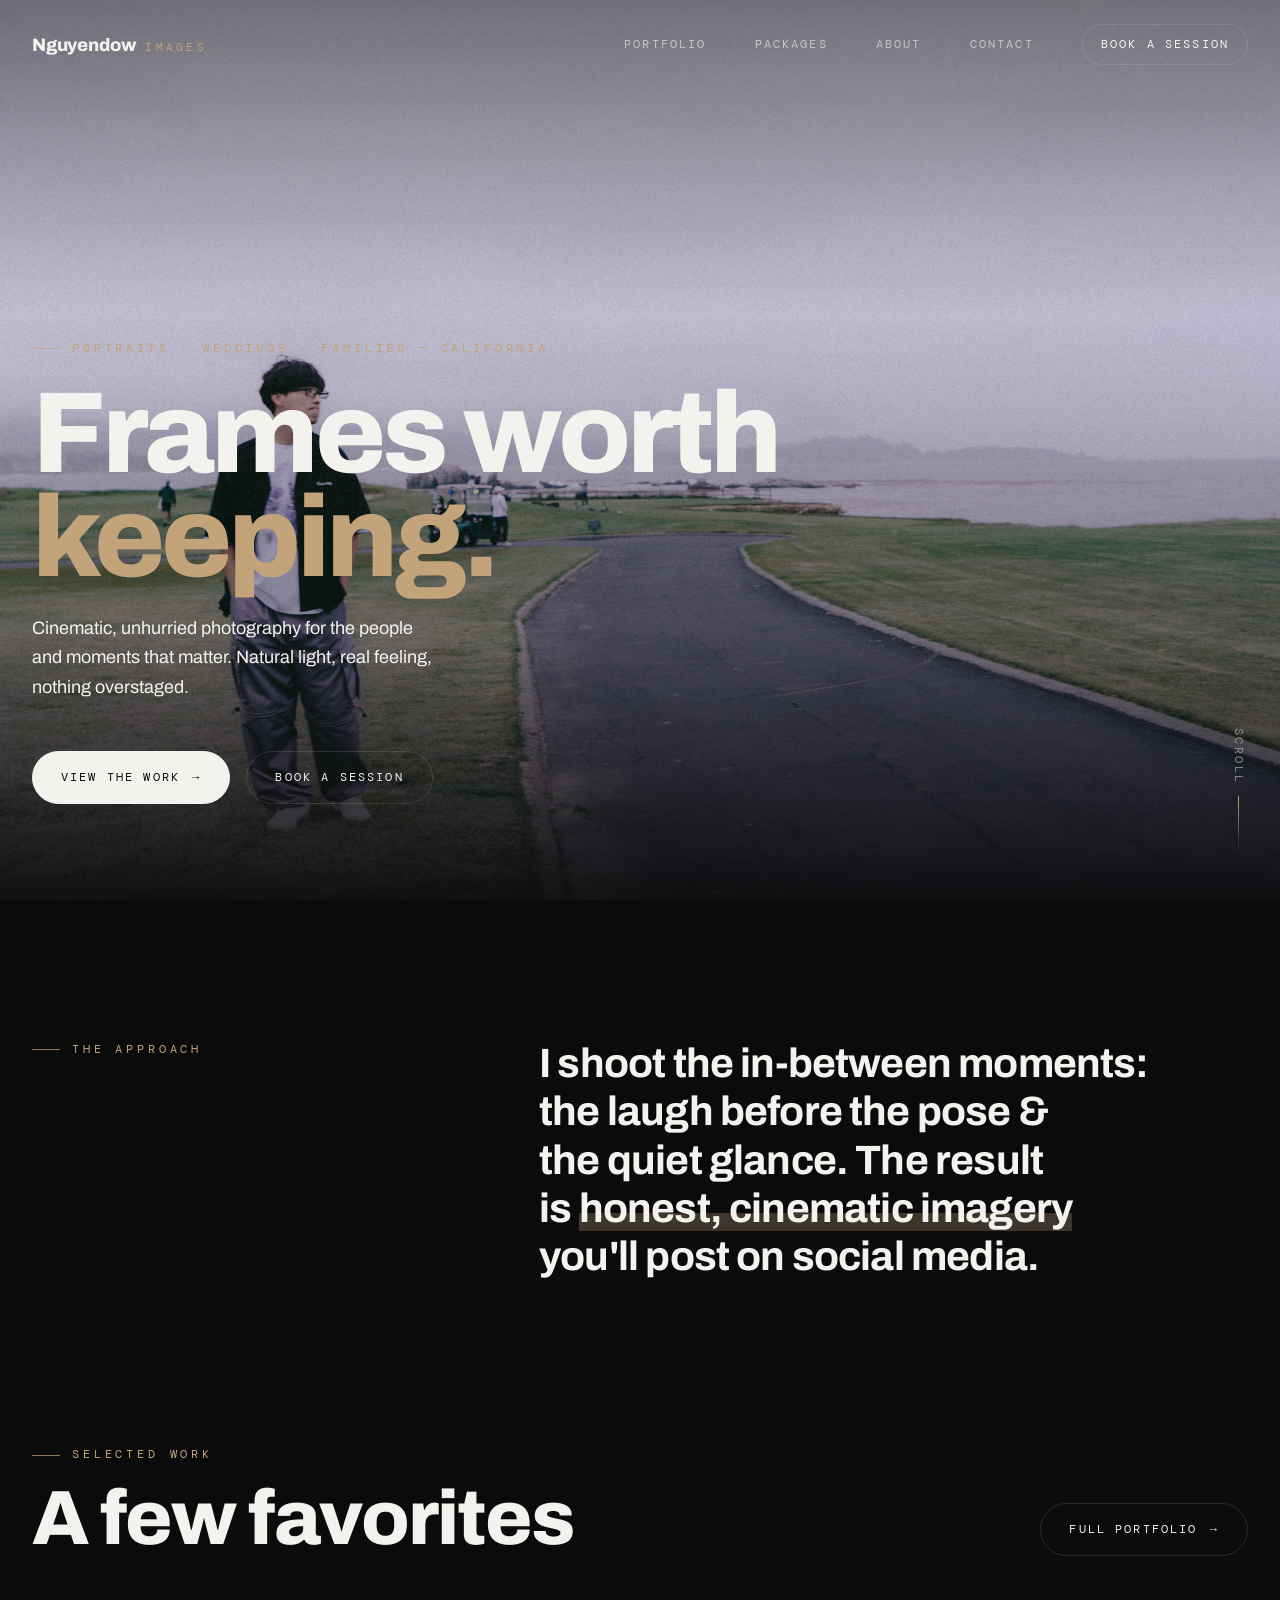
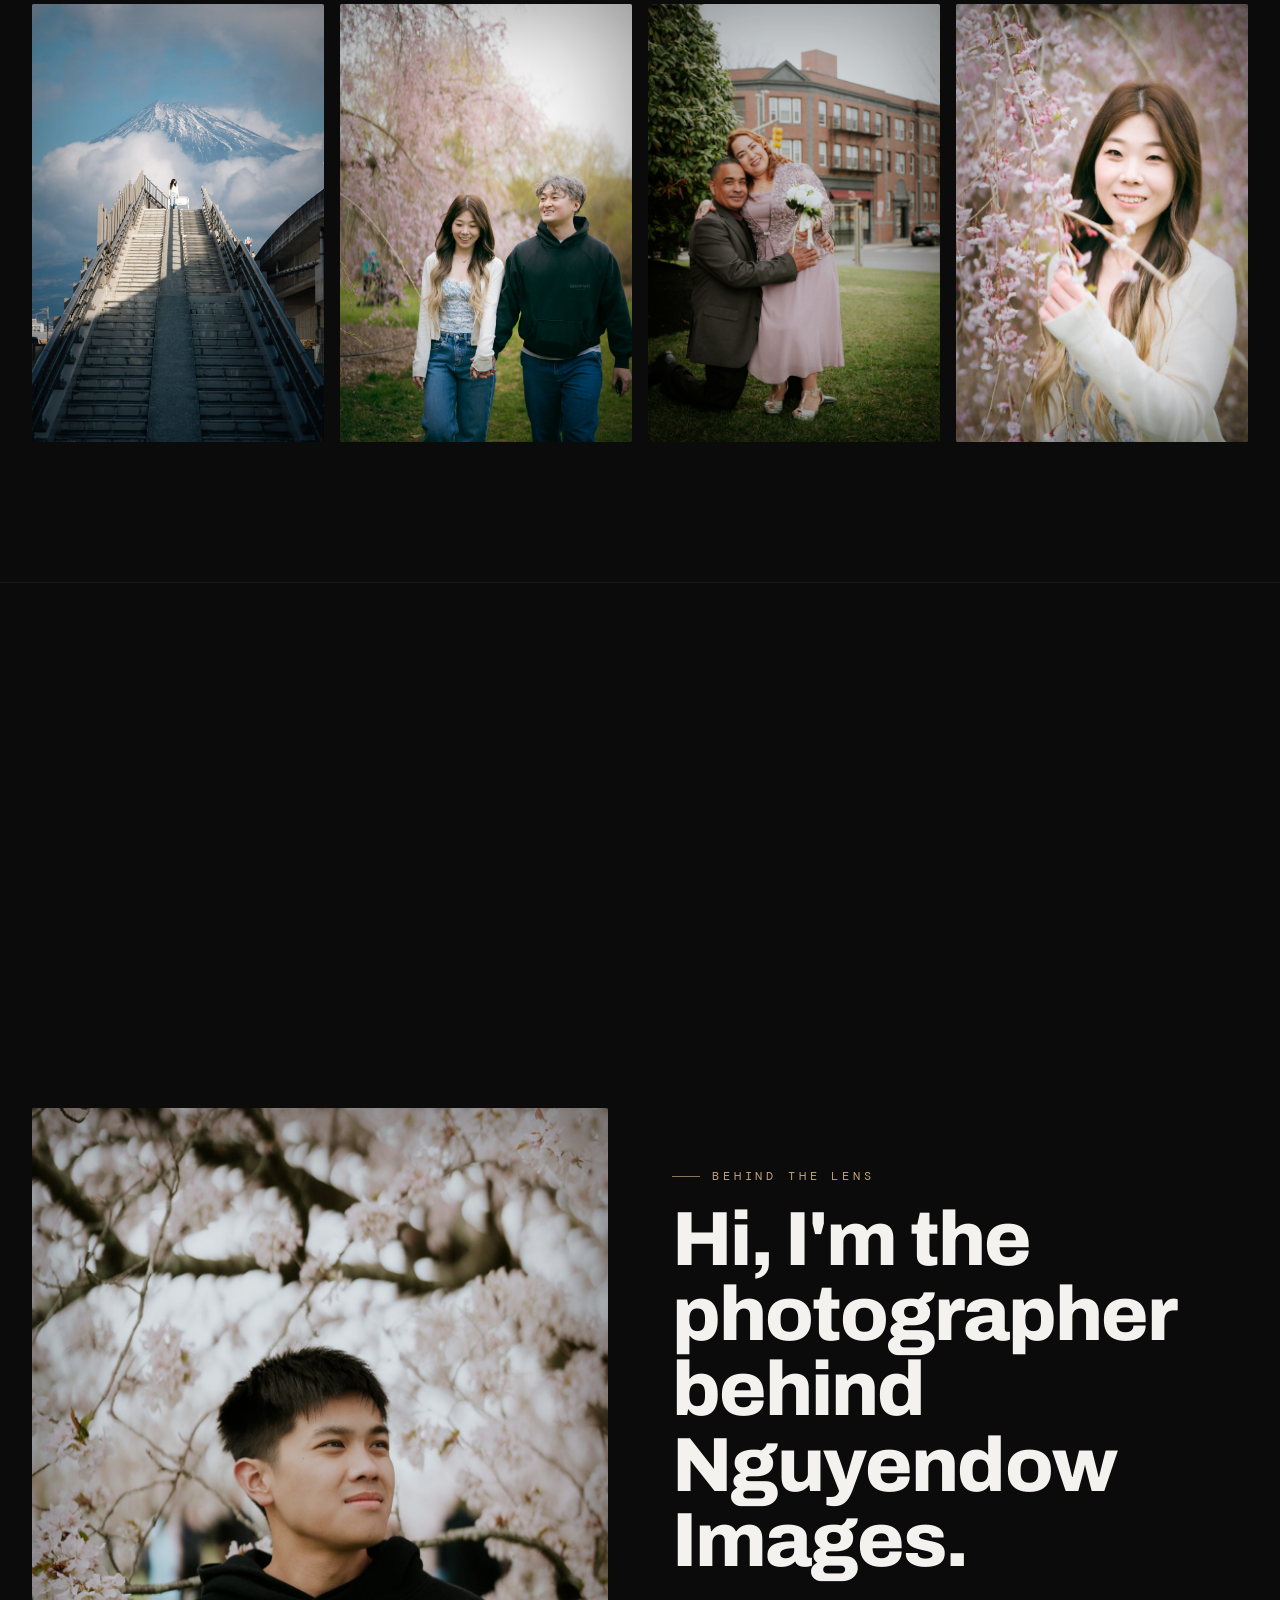
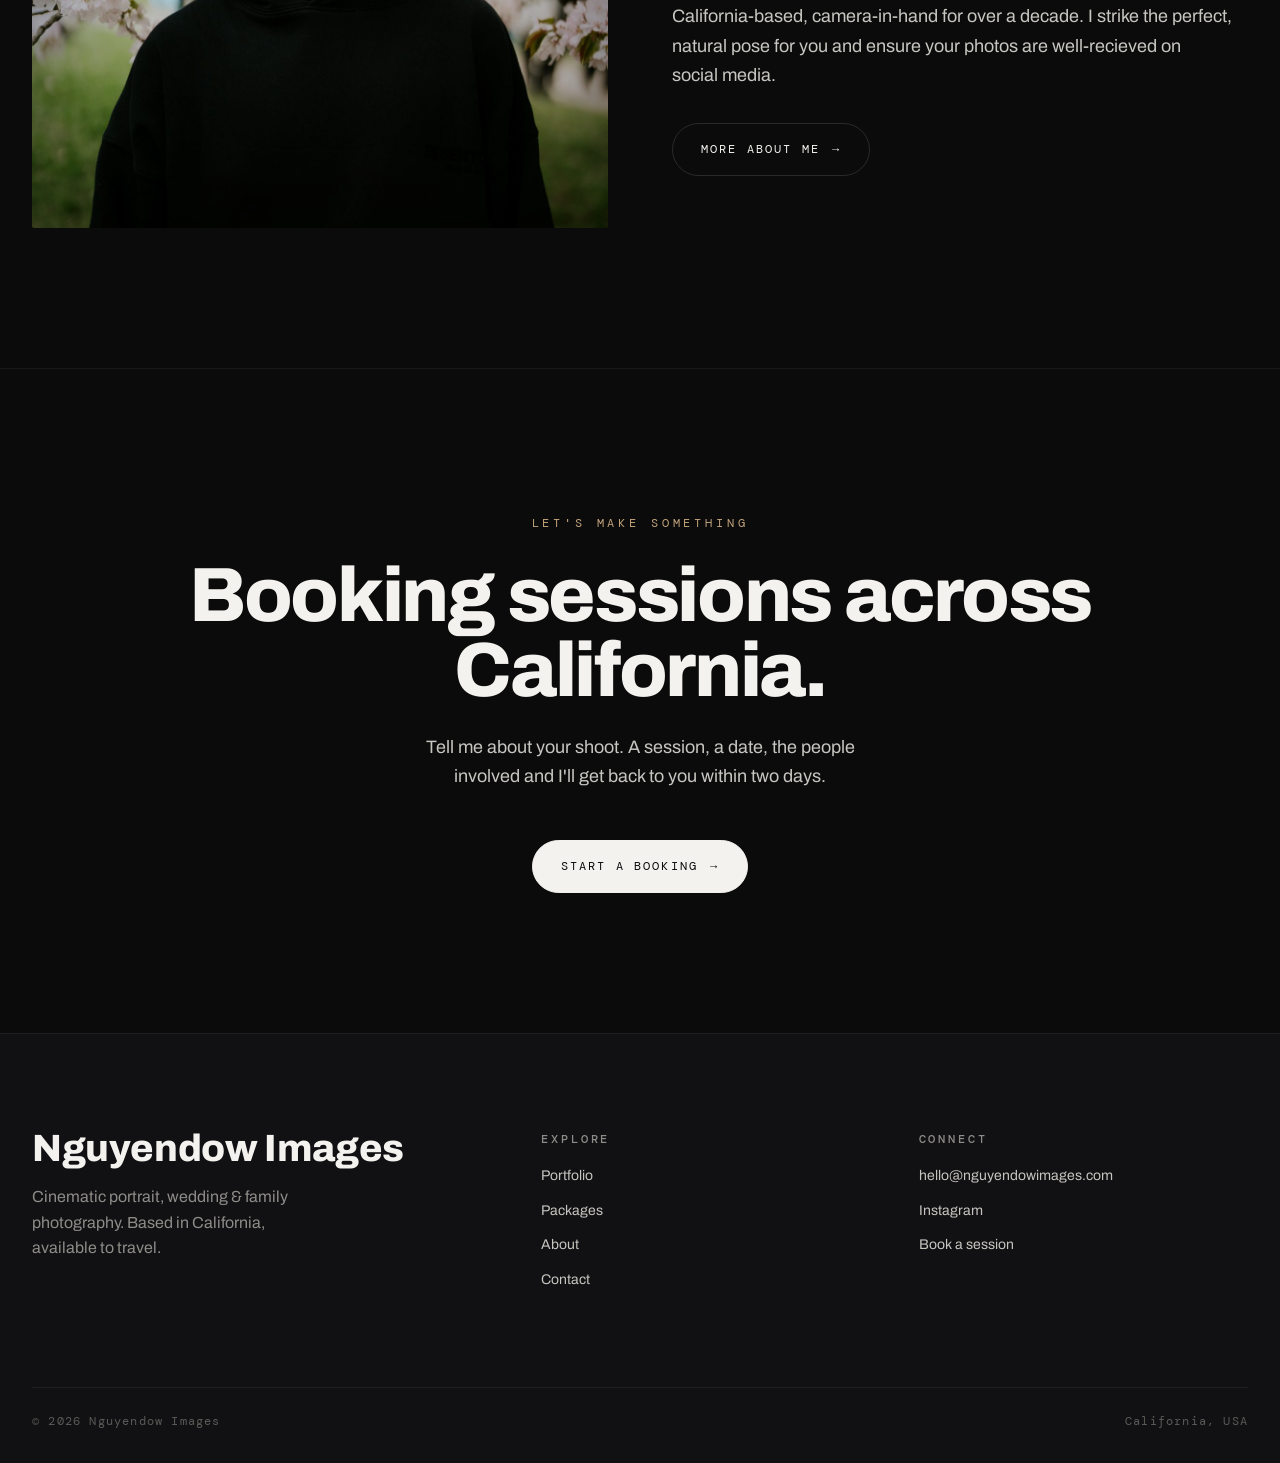
<file: index.html>
<!DOCTYPE html>
<html lang="en">
<head>
<meta charset="UTF-8" />
<meta name="viewport" content="width=device-width, initial-scale=1.0" />
<title>Nguyendow Images — Cinematic Photography · California</title>
<meta name="description" content="Cinematic portrait, wedding, and family photography based in California. Frames worth keeping." />
<link rel="preconnect" href="https://fonts.googleapis.com" />
<link rel="preconnect" href="https://fonts.gstatic.com" crossorigin />
<link rel="stylesheet" href="styles.css" />
<style>
  /* ---- HERO ---- */
  .hero { position: relative; min-height: 100svh; display: flex; align-items: flex-end; overflow: hidden; }
  .hero-bg { position: absolute; inset: 0; z-index: 0; }
  .hero-bg img { width: 100%; height: 100%; object-fit: cover; transform: scale(1.04); animation: heroPan 22s ease-in-out infinite alternate; }
  @keyframes heroPan { from { transform: scale(1.04) translate3d(0,0,0); } to { transform: scale(1.12) translate3d(-2%, -1.5%, 0); } }
  @media (prefers-reduced-motion: reduce){ .hero-bg img { animation: none; } }
  .hero-bg::after { content:""; position:absolute; inset:0;
    background: linear-gradient(180deg, rgba(11,11,12,0.55) 0%, rgba(11,11,12,0.15) 35%, rgba(11,11,12,0.35) 70%, rgba(11,11,12,0.95) 100%); }
  .hero-inner { position: relative; z-index: 2; width: 100%; max-width: var(--max); margin-inline: auto; padding: 120px var(--sp-6) var(--sp-9); }
  .hero h1 { font-size: var(--fs-hero); font-weight: 800; line-height: 0.9; letter-spacing: -0.035em; max-width: 14ch; margin: var(--sp-5) 0 var(--sp-5); }
  .hero h1 em { font-style: normal; color: var(--accent); }
  .hero .lead { max-width: 46ch; color: var(--text); }
  .hero-cta { display: flex; flex-wrap: wrap; gap: var(--sp-4); margin-top: var(--sp-7); }
  .scroll-cue { position: absolute; right: var(--sp-6); bottom: var(--sp-7); z-index: 2; font-family: var(--mono); font-size: var(--fs-xs); letter-spacing: 0.2em; text-transform: uppercase; color: var(--text-2); writing-mode: vertical-rl; display: flex; align-items: center; gap: var(--sp-3); }
  .scroll-cue::after { content:""; display:block; width: 1px; height: 56px; background: linear-gradient(var(--accent), transparent); }
  @media (max-width: 880px){ .scroll-cue { display: none; } }

  /* ---- statement ---- */
  .statement { display: grid; grid-template-columns: 1fr 1.6fr; gap: var(--sp-8); align-items: start; }
  .statement .big { font-family: var(--display); font-weight: 700; font-size: clamp(1.7rem, 3.2vw, 2.7rem); line-height: 1.18; letter-spacing: -0.02em; color: var(--text); text-wrap: balance; }
  .statement .big mark { background: linear-gradient(transparent 60%, rgba(194,163,122,0.28) 60%); color: inherit; }
  @media (max-width: 880px){ .statement { grid-template-columns: 1fr; gap: var(--sp-5); } }

  /* ---- selected work ---- */
  .work-head { display: flex; justify-content: space-between; align-items: flex-end; gap: var(--sp-5); margin-bottom: var(--sp-7); }
  .work-grid { display: grid; grid-template-columns: repeat(4, 1fr); gap: var(--sp-4); }
  .work-grid .frame { border-radius: 2px; aspect-ratio: 2/3; }
  .w-cap { position: absolute; left: var(--sp-4); bottom: var(--sp-4); z-index: 3; font-family: var(--mono); font-size: var(--fs-xs); letter-spacing: 0.18em; text-transform: uppercase; color: var(--text); opacity: 0; transform: translateY(8px); transition: opacity .4s var(--ease), transform .4s var(--ease); }
  .frame:hover .w-cap { opacity: 1; transform: none; }
  @media (max-width: 860px){ .work-grid { grid-template-columns: 1fr 1fr; } }
  @media (max-width: 480px){ .work-grid { grid-template-columns: 1fr; } }

  /* ---- services ---- */
  .services { border-top: 1px solid var(--line-2); }
  .svc-grid { display: grid; grid-template-columns: repeat(3, 1fr); }
  .svc { padding: var(--sp-7) var(--sp-6); border-left: 1px solid var(--line-2); transition: background .5s var(--ease); }
  .svc:first-child { border-left: 0; }
  .svc:hover { background: var(--bg-1); }
  .svc .num { font-family: var(--mono); font-size: var(--fs-xs); letter-spacing: 0.2em; color: var(--accent); }
  .svc h3 { font-size: var(--fs-xl); margin: var(--sp-4) 0 var(--sp-3); }
  .svc p { font-size: var(--fs-sm); margin: 0; }
  @media (max-width: 880px){ .svc-grid { grid-template-columns: 1fr; } .svc { border-left: 0; border-top: 1px solid var(--line-2); } .svc:first-child { border-top: 0; } }

  /* ---- about teaser ---- */
  .about-teaser { display: grid; grid-template-columns: 1fr 1fr; gap: var(--sp-8); align-items: center; }
  .about-teaser .frame { aspect-ratio: 4/5; border-radius: 2px; }
  @media (max-width: 880px){ .about-teaser { grid-template-columns: 1fr; gap: var(--sp-6); } }

  /* ---- CTA band ---- */
  .cta-band { text-align: center; border-top: 1px solid var(--line-2); }
  .cta-band h2 { font-size: var(--fs-3xl); font-weight: 800; letter-spacing: -0.03em; line-height: 0.98; margin-bottom: var(--sp-5); }
  .cta-band p { max-width: 48ch; margin-inline: auto; }
</style>
</head>
<body>

<!-- NAV -->
<nav class="nav">
  <a class="brand" href="index.html">Nguyendow<span class="mark">Images</span></a>
  <div class="nav-links" id="navLinks">
    <a href="gallery.html">Portfolio</a>
    <a href="packages.html">Packages</a>
    <a href="about.html">About</a>
    <a href="contact.html">Contact</a>
    <a href="contact.html" class="nav-cta">Book a session</a>
  </div>
  <button class="nav-toggle" aria-label="Menu" aria-expanded="false"><span></span><span></span><span></span></button>
</nav>

<!-- HERO -->
<header class="hero" data-screen-label="Landing — Hero">
  <div class="hero-bg"><img src="images/front.jpg" alt="" style="object-position: 50% 22%;" /></div>
  <div class="hero-inner">
    <span class="eyebrow">Portraits · Weddings · Families — California</span>
    <h1 class="display">Frames worth <em>keeping.</em></h1>
    <p class="lead">Cinematic, unhurried photography for the people and moments that matter. Natural light, real feeling, nothing overstaged.</p>
    <div class="hero-cta">
      <a href="gallery.html" class="btn">View the work <span class="arr">→</span></a>
      <a href="contact.html" class="btn ghost">Book a session</a>
    </div>
  </div>
  <div class="scroll-cue">Scroll</div>
</header>

<!-- STATEMENT -->
<section class="section">
  <div class="wrap statement reveal">
    <span class="eyebrow">The approach</span>
    <p class="big">I shoot the in-between moments: the laugh before the pose & the quiet glance. The result is <mark>honest, cinematic imagery</mark> you'll post on social media.</p>
  </div>
</section>

<!-- SELECTED WORK -->
<section class="section" style="padding-top:0;">
  <div class="wrap">
    <div class="work-head reveal">
      <div>
        <span class="eyebrow">Selected work</span>
        <h2 class="section-title" style="margin-top:var(--sp-4);">A few favorites</h2>
      </div>
      <a href="gallery.html" class="btn ghost">Full portfolio <span class="arr">→</span></a>
    </div>
    <div class="work-grid reveal">
      <a href="gallery.html" class="frame zoom"><img src="images/portrait16.jpg" alt="Portrait photograph" /><span class="w-cap">Portrait · Mt. Fuji</span></a>
      <a href="gallery.html" class="frame zoom"><img src="images/porrrait17.jpg" alt="Couple photograph" /><span class="w-cap">Couple · Cherry Blossoms</span></a>
      <a href="gallery.html" class="frame zoom"><img src="images/portrait6.jpg" alt="Wedding photograph" /><span class="w-cap">Wedding · City Hall</span></a>
      <a href="gallery.html" class="frame zoom"><img src="images/portrait13.jpg" alt="Portrait photograph" /><span class="w-cap">Portrait · Blossom Season</span></a>
    </div>
  </div>
</section>

<!-- SERVICES -->
<section class="services">
  <div class="wrap" style="padding-block: var(--sp-8) 0;">
    <span class="eyebrow reveal">What I shoot</span>
  </div>
  <div class="wrap svc-grid reveal" style="margin-top: var(--sp-6);">
    <div class="svc">
      <span class="num">01</span>
      <h3>Portraits &amp; Headshots</h3>
      <p>Personal, professional, and creative portraits made for the modern generation. Instagram, Facebook, whatever.</p>
    </div>
    <div class="svc">
      <span class="num">02</span>
      <h3>Weddings</h3>
      <p>Full-day, documentary-leaning coverage that keeps the day's real energy intact.</p>
    </div>
    <div class="svc">
      <span class="num">03</span>
      <h3>Families &amp; Couples</h3>
      <p>Relaxed sessions on location: golden hour, the coast, your favorite place.</p>
    </div>
  </div>
</section>

<!-- ABOUT TEASER -->
<section class="section">
  <div class="wrap about-teaser">
    <div class="frame zoom reveal"><img src="images/aboutme.jpg" alt="The photographer" /></div>
    <div class="reveal">
      <span class="eyebrow">Behind the lens</span>
      <h2 class="section-title" style="margin: var(--sp-4) 0 var(--sp-5);">Hi, I'm the photographer behind Nguyendow Images.</h2>
      <p class="lead">California-based, camera-in-hand for over a decade. I strike the perfect, natural pose for you and ensure your photos are well-recieved on social media.</p>
      <a href="about.html" class="btn ghost" style="margin-top: var(--sp-4);">More about me <span class="arr">→</span></a>
    </div>
  </div>
</section>

<!-- CTA BAND -->
<section class="section cta-band">
  <div class="wrap reveal">
    <span class="eyebrow no-rule" style="justify-content:center;">Let's make something</span>
    <h2 style="margin-top: var(--sp-5);">Booking sessions across California.</h2>
    <p class="lead">Tell me about your shoot. A session, a date, the people involved and I'll get back to you within two days.</p>
    <a href="contact.html" class="btn" style="margin-top: var(--sp-6);">Start a booking <span class="arr">→</span></a>
  </div>
</section>

<!-- FOOTER -->
<footer class="footer">
  <div class="wrap">
    <div class="footer-grid">
      <div>
        <div class="brand display">Nguyendow Images</div>
        <p class="muted" style="max-width: 32ch; margin-top: var(--sp-3);">Cinematic portrait, wedding &amp; family photography. Based in California, available to travel.</p>
      </div>
      <div>
        <h4>Explore</h4>
        <div class="footer-links">
          <a href="gallery.html">Portfolio</a>
          <a href="packages.html">Packages</a>
          <a href="about.html">About</a>
          <a href="contact.html">Contact</a>
        </div>
      </div>
      <div>
        <h4>Connect</h4>
        <div class="footer-links">
          <a href="mailto:hello@nguyendowimages.com">hello@nguyendowimages.com</a>
          <a href="https://instagram.com" target="_blank" rel="noopener">Instagram</a>
          <a href="contact.html">Book a session</a>
        </div>
      </div>
    </div>
    <div class="footer-bottom">
      <span>© 2026 Nguyendow Images</span>
      <span>California, USA</span>
    </div>
  </div>
</footer>

<script src="site.js"></script>
</body>
</html>
</file>
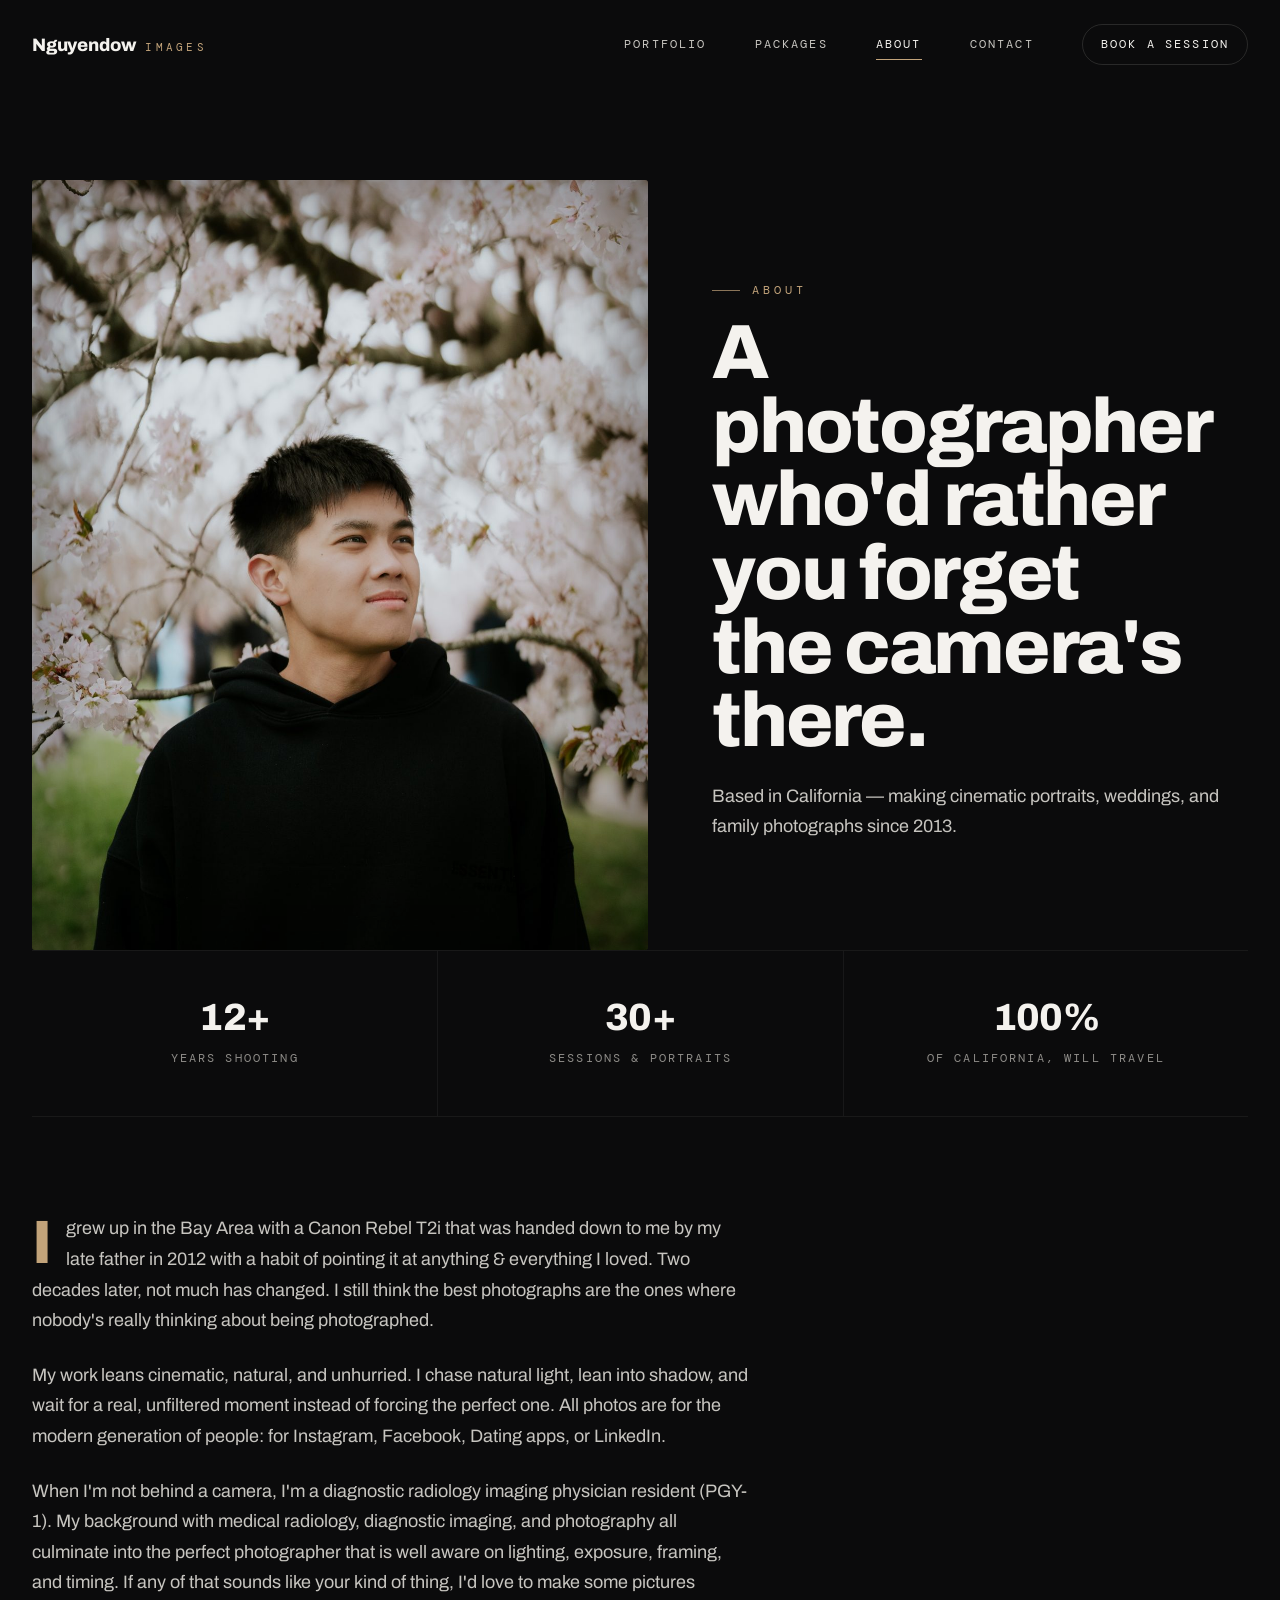
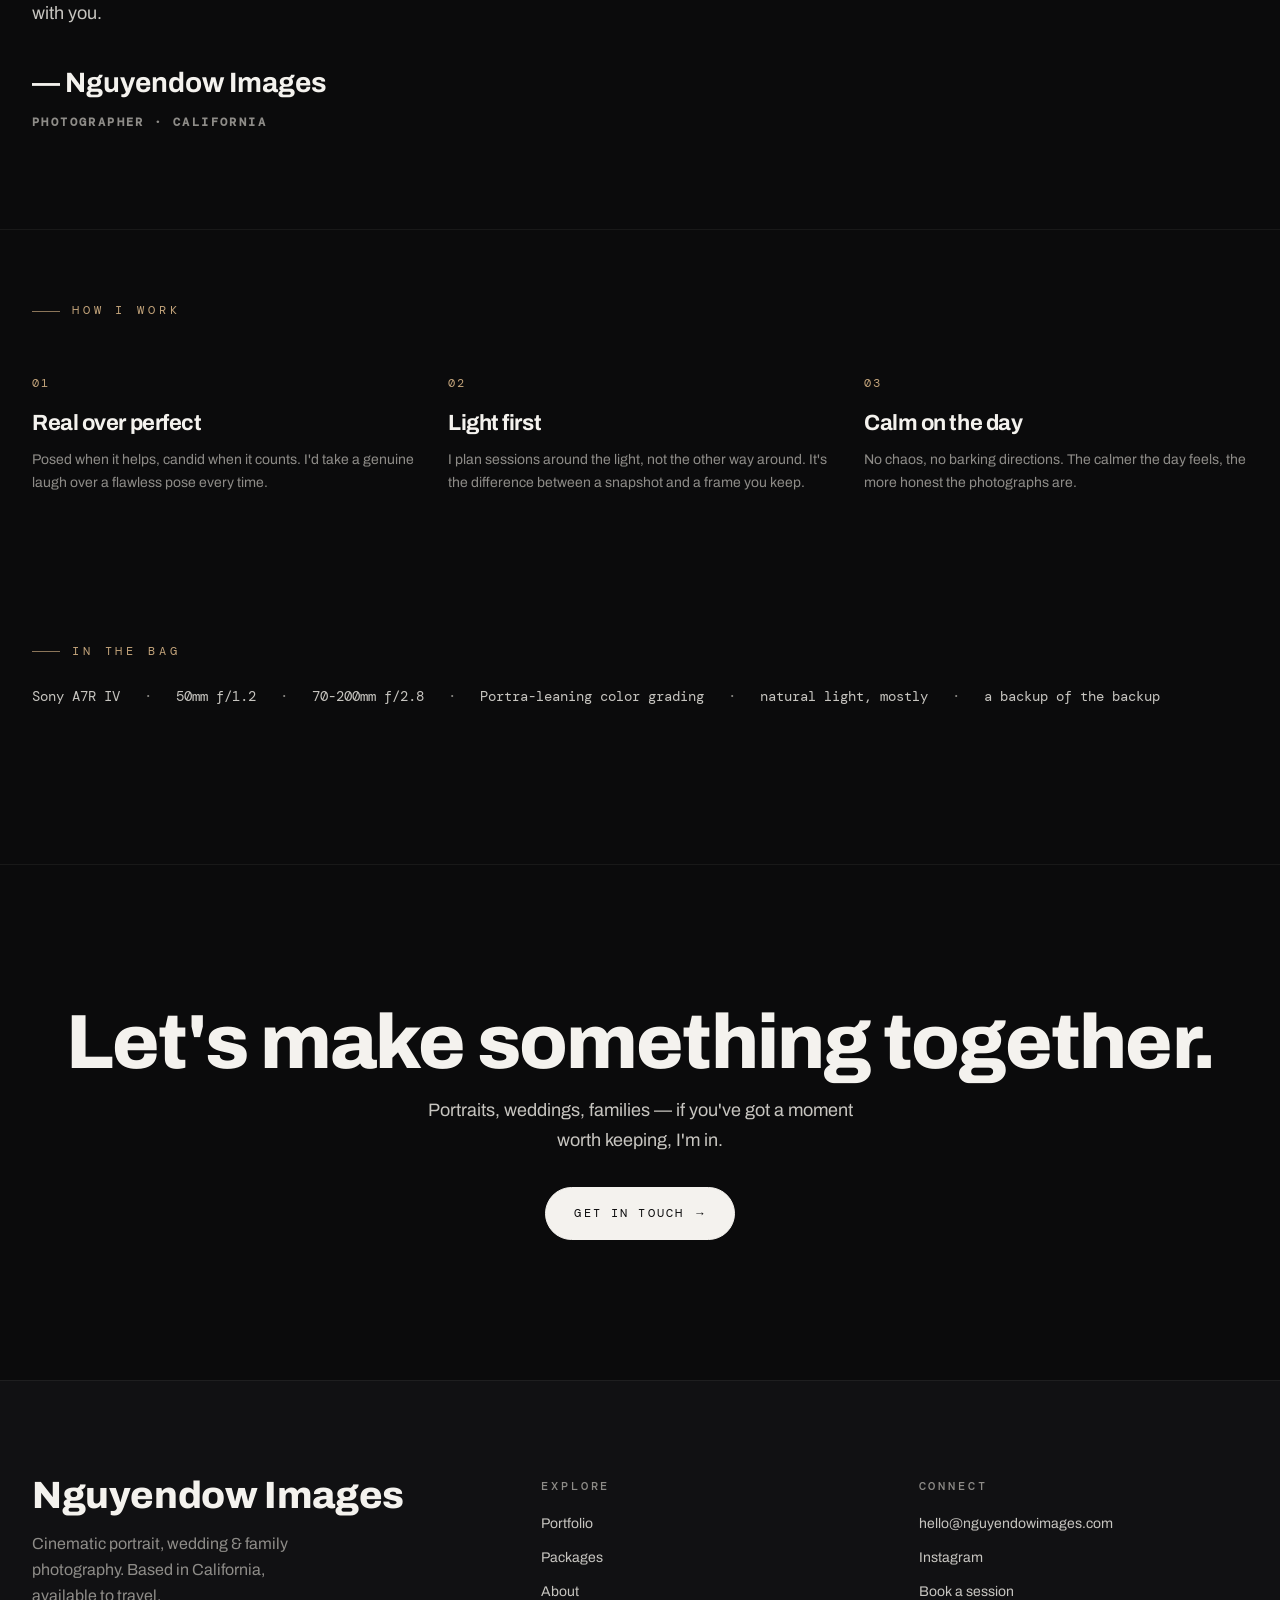
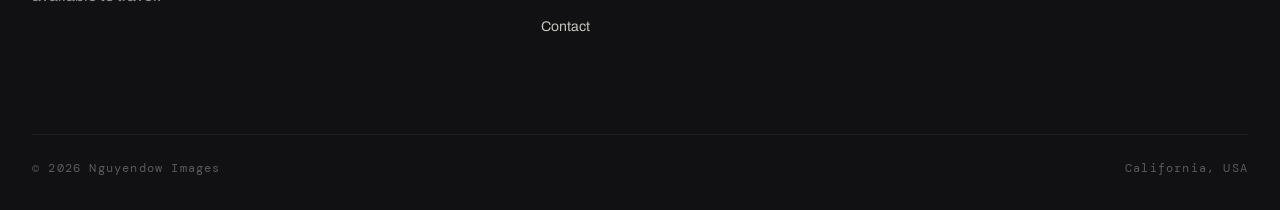
<file: about.html>
<!DOCTYPE html>
<html lang="en">
<head>
<meta charset="UTF-8" />
<meta name="viewport" content="width=device-width, initial-scale=1.0" />
<title>About — Nguyendow Images</title>
<meta name="description" content="About Nguyendow Images — a California-based photographer making cinematic portraits, weddings, and family photography." />
<link rel="preconnect" href="https://fonts.googleapis.com" />
<link rel="preconnect" href="https://fonts.gstatic.com" crossorigin />
<link rel="stylesheet" href="styles.css" />
<style>
  .page-head { padding-top: calc(var(--sp-10) + 40px); }
  .intro { display: grid; grid-template-columns: 1.15fr 1fr; gap: var(--sp-8); align-items: center; }
  .intro .frame { aspect-ratio: 4/5; border-radius: 3px; }
  .intro h1 { font-size: var(--fs-3xl); font-weight: 800; letter-spacing: -0.03em; line-height: 0.96; margin: var(--sp-4) 0 var(--sp-5); }
  @media (max-width: 880px){ .intro { grid-template-columns: 1fr; gap: var(--sp-6); } }

  .stats { display: grid; grid-template-columns: repeat(3, 1fr); gap: 0; border-block: 1px solid var(--line-2); }
  .stat { padding: var(--sp-7) var(--sp-5); border-left: 1px solid var(--line-2); text-align: center; }
  .stat:first-child { border-left: 0; }
  .stat .n { font-family: var(--display); font-weight: 800; font-size: var(--fs-2xl); letter-spacing: -0.02em; line-height: 1; }
  .stat .l { font-family: var(--mono); font-size: var(--fs-xs); letter-spacing: 0.18em; text-transform: uppercase; color: var(--text-2); margin-top: var(--sp-3); }
  @media (max-width: 720px){ .stats { grid-template-columns: 1fr; } .stat { border-left: 0; border-top: 1px solid var(--line-2); } .stat:first-child { border-top: 0; } }

  .prose { max-width: var(--max-read); }
  .prose p { font-size: var(--fs-md); line-height: 1.7; color: var(--text-1); margin-bottom: var(--sp-5); }
  .prose p:first-of-type::first-letter { font-family: var(--display); font-weight: 800; font-size: 3.4em; line-height: 0.8; float: left; padding: 6px 14px 0 0; color: var(--accent); }
  .sig { font-family: var(--display); font-weight: 700; font-size: var(--fs-xl); color: var(--text); margin-top: var(--sp-6); }
  .sig small { display: block; font-family: var(--mono); font-size: var(--fs-xs); letter-spacing: 0.2em; text-transform: uppercase; color: var(--text-2); margin-top: var(--sp-2); }

  .values { display: grid; grid-template-columns: repeat(3, 1fr); gap: var(--sp-6); margin-top: var(--sp-7); }
  .value .v-num { font-family: var(--mono); font-size: var(--fs-xs); letter-spacing: 0.2em; color: var(--accent); }
  .value h3 { font-size: var(--fs-lg); margin: var(--sp-3) 0 var(--sp-2); }
  .value p { font-size: var(--fs-sm); color: var(--text-2); margin: 0; }
  @media (max-width: 720px){ .values { grid-template-columns: 1fr; gap: var(--sp-5); } }

  .gear { font-family: var(--mono); font-size: var(--fs-sm); color: var(--text-2); display: flex; flex-wrap: wrap; gap: var(--sp-2) var(--sp-5); }
  .gear span { color: var(--text-1); }
</style>
</head>
<body>

<nav class="nav">
  <a class="brand" href="index.html">Nguyendow<span class="mark">Images</span></a>
  <div class="nav-links" id="navLinks">
    <a href="gallery.html">Portfolio</a>
    <a href="packages.html">Packages</a>
    <a href="about.html" aria-current="page">About</a>
    <a href="contact.html">Contact</a>
    <a href="contact.html" class="nav-cta">Book a session</a>
  </div>
  <button class="nav-toggle" aria-label="Menu" aria-expanded="false"><span></span><span></span><span></span></button>
</nav>

<main data-screen-label="About">
  <section class="wrap page-head">
    <div class="intro">
      <div class="frame zoom reveal"><img src="images/aboutme.jpg" alt="The photographer behind Nguyendow Images" /></div>
      <div class="reveal">
        <span class="eyebrow">About</span>
        <h1 class="display">A photographer who'd rather you forget the camera's there.</h1>
        <p class="lead muted">Based in California — making cinematic portraits, weddings, and family photographs since 2013.</p>
      </div>
    </div>
  </section>

  <section class="wrap" style="padding-bottom: var(--sp-9);">
    <div class="stats reveal">
      <div class="stat"><div class="n">12+</div><div class="l">Years shooting</div></div>
      <div class="stat"><div class="n">30+</div><div class="l">Sessions &amp; portraits</div></div>
      <div class="stat"><div class="n">100%</div><div class="l">Of California, will travel</div></div>
    </div>
  </section>

  <section class="wrap" style="padding-bottom: var(--sp-9);">
    <div class="prose reveal">
      <p>I grew up in the Bay Area with a Canon Rebel T2i that was handed down to me by my late father in 2012 with a habit of pointing it at anything & everything I loved. Two decades later, not much has changed. I still think the best photographs are the ones where nobody's really thinking about being photographed.</p>
      <p>My work leans cinematic, natural, and unhurried. I chase natural light, lean into shadow, and wait for a real, unfiltered moment instead of forcing the perfect one. All photos are for the modern generation of people: for Instagram, Facebook, Dating apps, or LinkedIn.</p>
      <p>When I'm not behind a camera, I'm a diagnostic radiology imaging physician resident (PGY-1). My background with medical radiology, diagnostic imaging, and photography all culminate into the perfect photographer that is well aware on lighting, exposure, framing, and timing. If any of that sounds like your kind of thing, I'd love to make some pictures with you.</p>
      <div class="sig">— Nguyendow Images<small>Photographer · California</small></div>
    </div>
  </section>

  <section class="section" style="border-top: 1px solid var(--line-2); padding-top: var(--sp-8);">
    <div class="wrap">
      <span class="eyebrow reveal">How I work</span>
      <div class="values reveal">
        <div class="value">
          <span class="v-num">01</span>
          <h3>Real over perfect</h3>
          <p>Posed when it helps, candid when it counts. I'd take a genuine laugh over a flawless pose every time.</p>
        </div>
        <div class="value">
          <span class="v-num">02</span>
          <h3>Light first</h3>
          <p>I plan sessions around the light, not the other way around. It's the difference between a snapshot and a frame you keep.</p>
        </div>
        <div class="value">
          <span class="v-num">03</span>
          <h3>Calm on the day</h3>
          <p>No chaos, no barking directions. The calmer the day feels, the more honest the photographs are.</p>
        </div>
      </div>
    </div>
  </section>

  <section class="section" style="padding-top: 0;">
    <div class="wrap reveal">
      <span class="eyebrow" style="margin-bottom: var(--sp-5); display:inline-flex;">In the bag</span>
      <p class="gear">
        <span>Sony A7R IV</span> · <span>50mm f/1.2</span> · <span>70-200mm f/2.8</span> · <span>Portra-leaning color grading</span> · <span>natural light, mostly</span> · <span>a backup of the backup</span>
      </p>
    </div>
  </section>

  <section class="section" style="text-align:center; border-top: 1px solid var(--line-2);">
    <div class="wrap reveal">
      <h2 class="section-title">Let's make something together.</h2>
      <p class="lead muted" style="max-width: 44ch; margin: var(--sp-4) auto var(--sp-6);">Portraits, weddings, families — if you've got a moment worth keeping, I'm in.</p>
      <a href="contact.html" class="btn">Get in touch <span class="arr">→</span></a>
    </div>
  </section>
</main>

<footer class="footer">
  <div class="wrap">
    <div class="footer-grid">
      <div>
        <div class="brand display">Nguyendow Images</div>
        <p class="muted" style="max-width: 32ch; margin-top: var(--sp-3);">Cinematic portrait, wedding &amp; family photography. Based in California, available to travel.</p>
      </div>
      <div>
        <h4>Explore</h4>
        <div class="footer-links">
          <a href="gallery.html">Portfolio</a>
          <a href="packages.html">Packages</a>
          <a href="about.html">About</a>
          <a href="contact.html">Contact</a>
        </div>
      </div>
      <div>
        <h4>Connect</h4>
        <div class="footer-links">
          <a href="mailto:hello@nguyendowimages.com">hello@nguyendowimages.com</a>
          <a href="https://instagram.com" target="_blank" rel="noopener">Instagram</a>
          <a href="contact.html">Book a session</a>
        </div>
      </div>
    </div>
    <div class="footer-bottom">
      <span>© 2026 Nguyendow Images</span>
      <span>California, USA</span>
    </div>
  </div>
</footer>

<script src="site.js"></script>
</body>
</html>
</file>
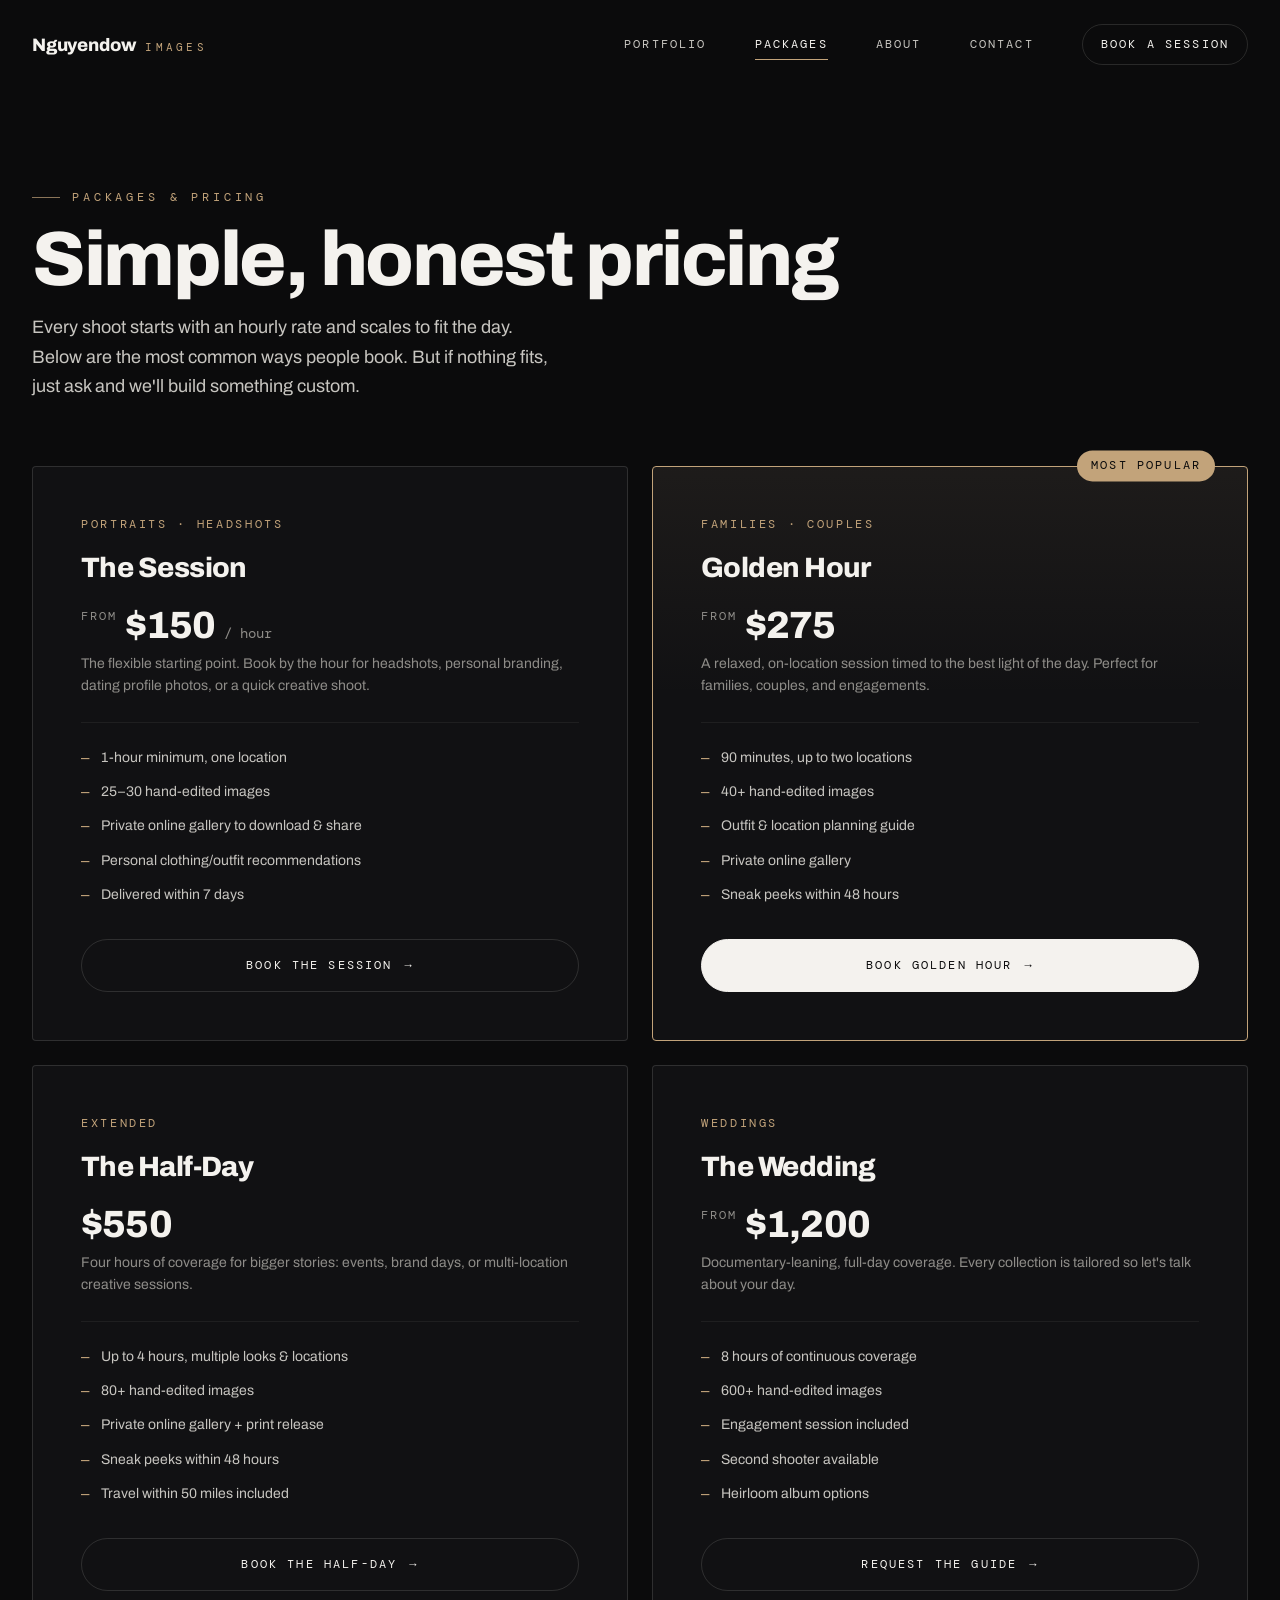
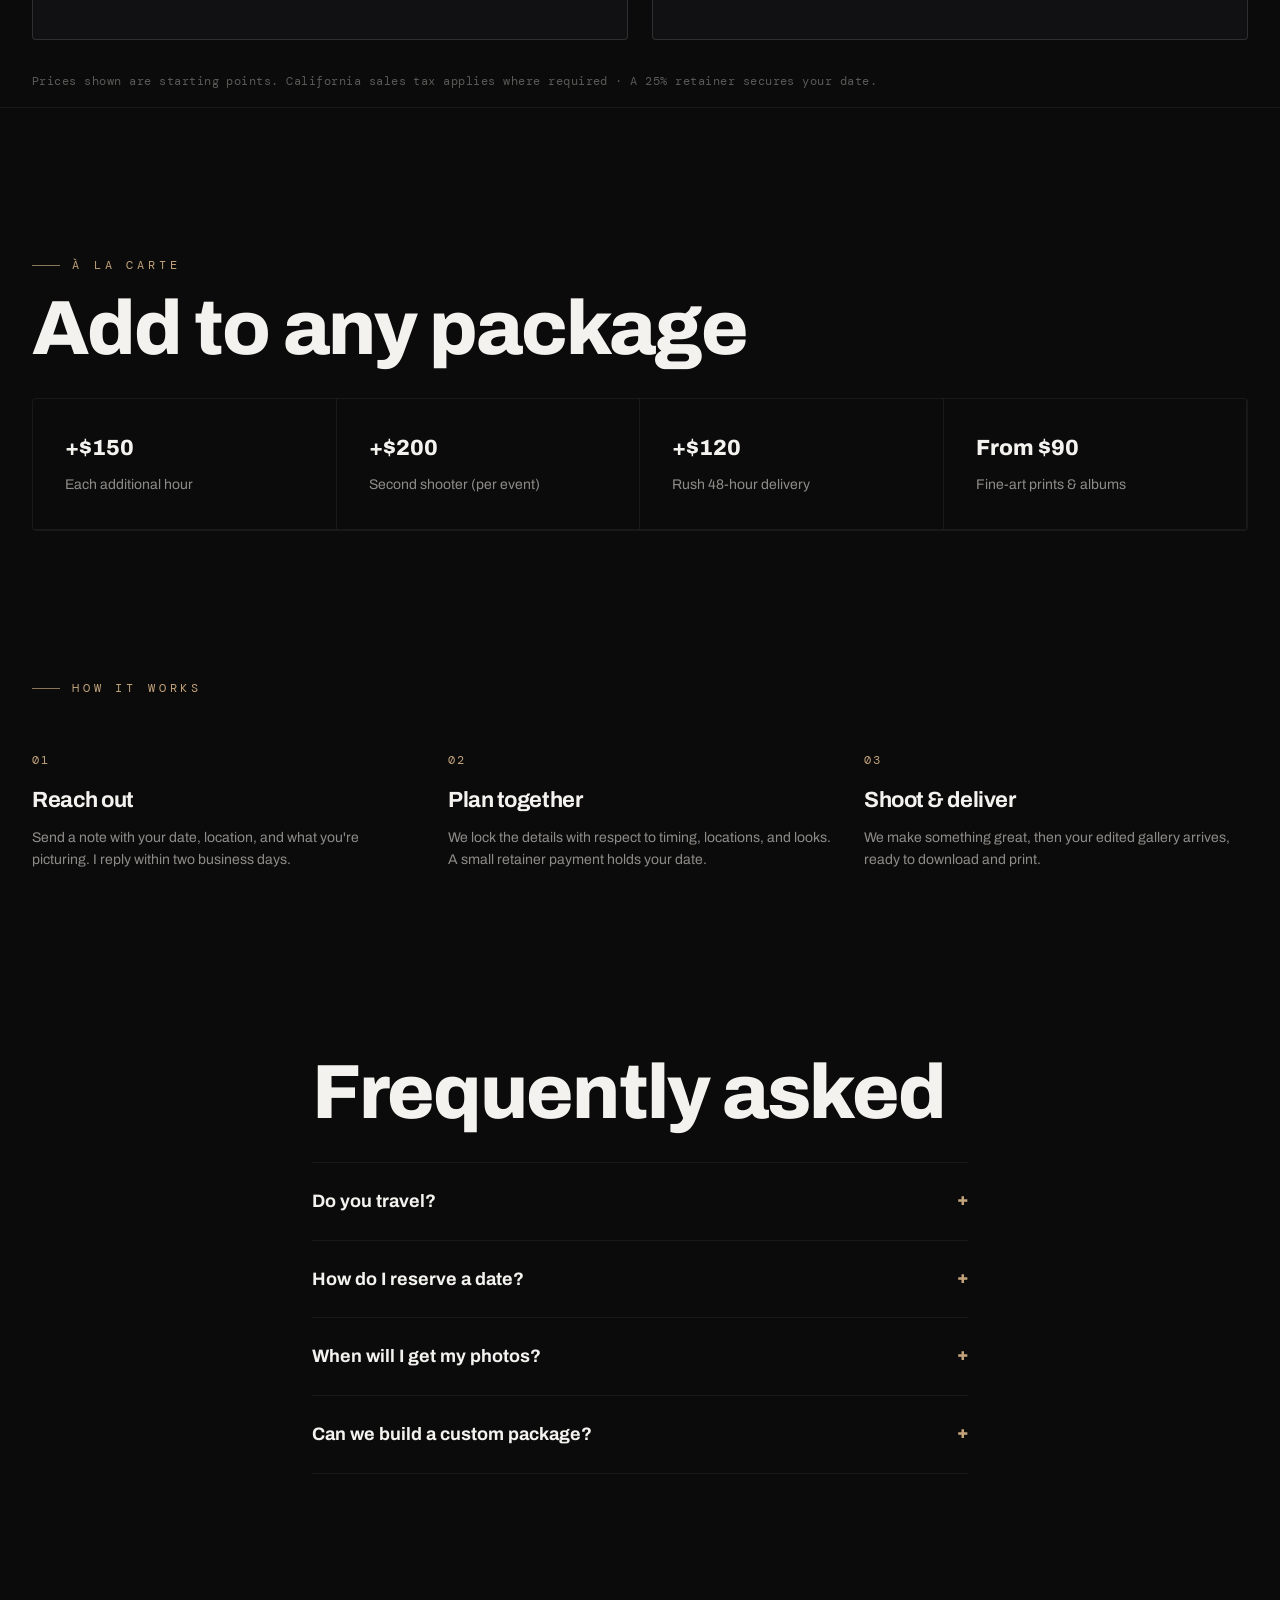
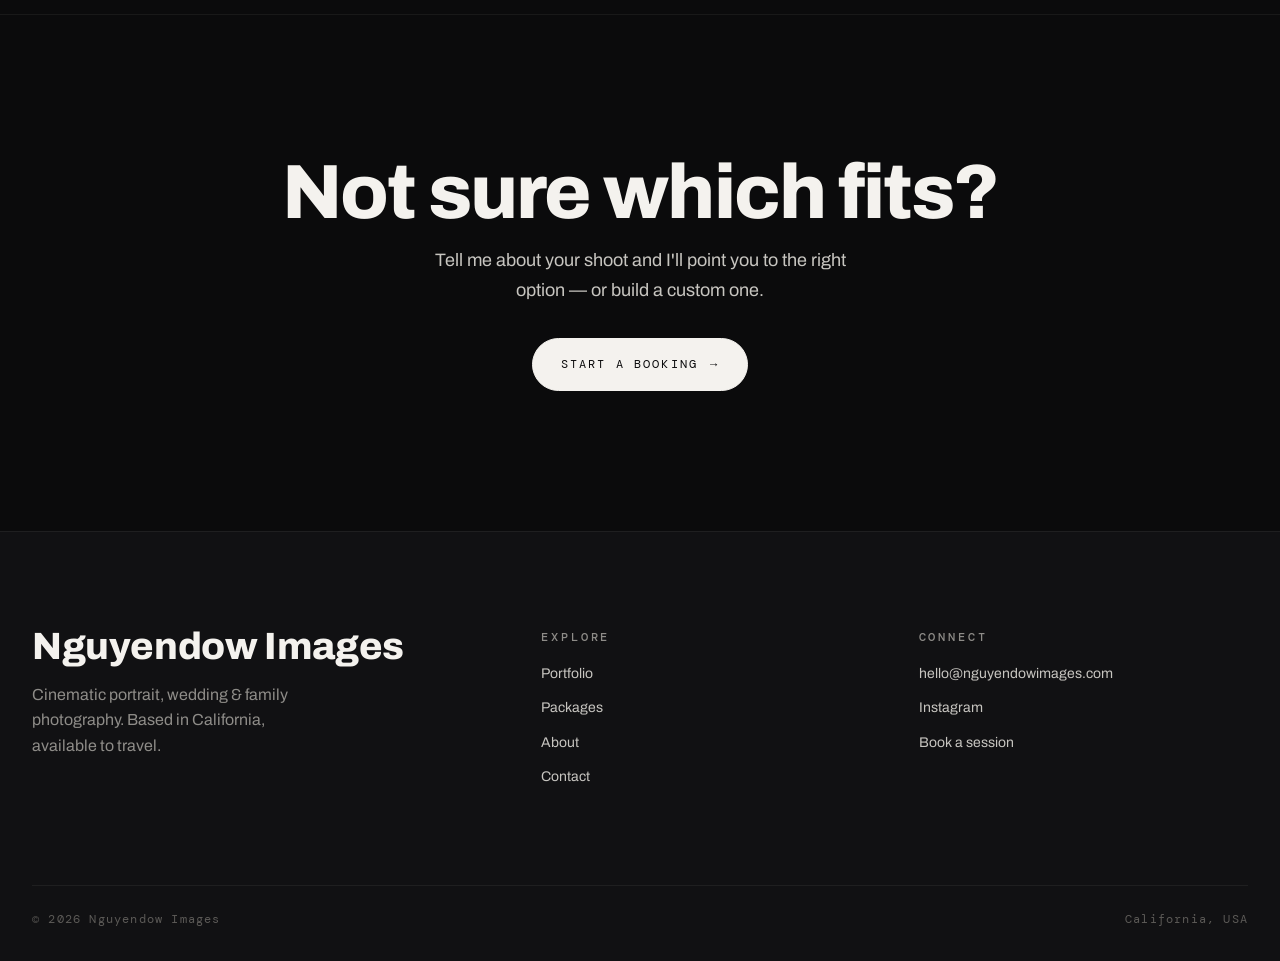
<file: packages.html>
<!DOCTYPE html>
<html lang="en">
<head>
<meta charset="UTF-8" />
<meta name="viewport" content="width=device-width, initial-scale=1.0" />
<title>Packages — Nguyendow Images</title>
<meta name="description" content="Photography packages and pricing — portraits, families, and weddings. Sessions start at $150/hour." />
<link rel="preconnect" href="https://fonts.googleapis.com" />
<link rel="preconnect" href="https://fonts.gstatic.com" crossorigin />
<link rel="stylesheet" href="styles.css" />
<style>
  .page-head { padding-top: calc(var(--sp-10) + 40px); }
  .page-head h1 { font-size: var(--fs-3xl); font-weight: 800; letter-spacing: -0.03em; line-height: 0.96; margin: var(--sp-4) 0 var(--sp-4); }
  .page-head p { max-width: 52ch; }

  .pkg-grid { display: grid; grid-template-columns: repeat(2, 1fr); gap: var(--sp-5); margin-top: var(--sp-8); }
  @media (max-width: 820px){ .pkg-grid { grid-template-columns: 1fr; } }

  .pkg {
    position: relative; display: flex; flex-direction: column;
    background: var(--bg-1); border: 1px solid var(--line); border-radius: 4px;
    padding: var(--sp-7); transition: border-color .4s var(--ease), transform .4s var(--ease), background .4s var(--ease);
  }
  .pkg:hover { border-color: var(--text-2); transform: translateY(-3px); }
  .pkg.feature { border-color: var(--accent); background: linear-gradient(180deg, rgba(194,163,122,0.07), rgba(194,163,122,0) 40%), var(--bg-1); }
  .pkg .tag { position: absolute; top: -1px; right: var(--sp-6); transform: translateY(-50%); font-family: var(--mono); font-size: var(--fs-xs); letter-spacing: 0.18em; text-transform: uppercase; color: #0B0B0C; background: var(--accent); padding: 6px 14px; border-radius: 999px; }
  .pkg .kind { font-family: var(--mono); font-size: var(--fs-xs); letter-spacing: 0.22em; text-transform: uppercase; color: var(--accent); }
  .pkg h2 { font-size: var(--fs-xl); font-weight: 800; margin: var(--sp-3) 0 var(--sp-4); }
  .pkg .price { display: flex; align-items: baseline; gap: var(--sp-2); margin-bottom: var(--sp-2); }
  .pkg .price .amt { font-family: var(--display); font-weight: 800; font-size: var(--fs-2xl); letter-spacing: -0.02em; line-height: 1; }
  .pkg .price .per { font-family: var(--mono); font-size: var(--fs-sm); color: var(--text-2); }
  .pkg .price .from { font-family: var(--mono); font-size: var(--fs-xs); letter-spacing: 0.16em; text-transform: uppercase; color: var(--text-2); align-self: flex-start; }
  .pkg .blurb { color: var(--text-2); font-size: var(--fs-sm); margin: 0 0 var(--sp-5); }
  .pkg ul { list-style: none; margin: 0 0 var(--sp-6); padding: 0; display: flex; flex-direction: column; gap: var(--sp-3); border-top: 1px solid var(--line-2); padding-top: var(--sp-5); }
  .pkg li { display: flex; gap: var(--sp-3); align-items: flex-start; font-size: var(--fs-sm); color: var(--text-1); }
  .pkg li::before { content: "—"; color: var(--accent); font-family: var(--mono); flex: none; }
  .pkg .btn { margin-top: auto; justify-content: center; }

  /* add-ons */
  .addons { border-top: 1px solid var(--line-2); }
  .addon-grid { display: grid; grid-template-columns: repeat(4, 1fr); gap: 0; margin-top: var(--sp-6); border: 1px solid var(--line-2); border-radius: 4px; overflow: hidden; }
  .addon { padding: var(--sp-6); border-right: 1px solid var(--line-2); border-bottom: 1px solid var(--line-2); }
  .addon .a-price { font-family: var(--display); font-weight: 800; font-size: var(--fs-lg); }
  .addon .a-name { font-size: var(--fs-sm); color: var(--text-2); margin-top: var(--sp-2); }
  @media (max-width: 820px){ .addon-grid { grid-template-columns: 1fr 1fr; } }
  @media (max-width: 480px){ .addon-grid { grid-template-columns: 1fr; } }

  /* steps */
  .steps { display: grid; grid-template-columns: repeat(3, 1fr); gap: var(--sp-6); margin-top: var(--sp-7); }
  .step .s-num { font-family: var(--mono); font-size: var(--fs-xs); letter-spacing: 0.2em; color: var(--accent); }
  .step h3 { font-size: var(--fs-lg); margin: var(--sp-3) 0 var(--sp-2); }
  .step p { font-size: var(--fs-sm); color: var(--text-2); margin: 0; }
  @media (max-width: 720px){ .steps { grid-template-columns: 1fr; gap: var(--sp-5); } }

  /* faq */
  .faq { max-width: var(--max-read); }
  .qa { border-top: 1px solid var(--line-2); }
  .qa:last-child { border-bottom: 1px solid var(--line-2); }
  .qa summary { list-style: none; cursor: pointer; padding: var(--sp-5) 0; display: flex; justify-content: space-between; gap: var(--sp-4); font-family: var(--display); font-weight: 700; font-size: var(--fs-md); }
  .qa summary::-webkit-details-marker { display: none; }
  .qa summary .pm { color: var(--accent); transition: transform .3s var(--ease); font-family: var(--mono); }
  .qa[open] summary .pm { transform: rotate(45deg); }
  .qa p { color: var(--text-2); font-size: var(--fs-sm); padding: 0 0 var(--sp-5); margin: 0; max-width: 60ch; }

  .note { font-family: var(--mono); font-size: var(--fs-xs); color: var(--text-3); letter-spacing: 0.04em; margin-top: var(--sp-6); }
</style>
</head>
<body>

<nav class="nav">
  <a class="brand" href="index.html">Nguyendow<span class="mark">Images</span></a>
  <div class="nav-links" id="navLinks">
    <a href="gallery.html">Portfolio</a>
    <a href="packages.html" aria-current="page">Packages</a>
    <a href="about.html">About</a>
    <a href="contact.html">Contact</a>
    <a href="contact.html" class="nav-cta">Book a session</a>
  </div>
  <button class="nav-toggle" aria-label="Menu" aria-expanded="false"><span></span><span></span><span></span></button>
</nav>

<main data-screen-label="Packages">
  <section class="wrap page-head">
    <span class="eyebrow">Packages &amp; pricing</span>
    <h1 class="display">Simple, honest pricing</h1>
    <p class="lead muted">Every shoot starts with an hourly rate and scales to fit the day. Below are the most common ways people book. But if nothing fits, just ask and we'll build something custom.</p>
  </section>

  <section class="wrap">
    <div class="pkg-grid">

      <div class="pkg reveal">
        <span class="kind">Portraits · Headshots</span>
        <h2>The Session</h2>
        <div class="price"><span class="from">from</span><span class="amt">$150</span><span class="per">/ hour</span></div>
        <p class="blurb">The flexible starting point. Book by the hour for headshots, personal branding, dating profile photos, or a quick creative shoot.</p>
        <ul>
          <li>1-hour minimum, one location</li>
          <li>25–30 hand-edited images</li>
          <li>Private online gallery to download &amp; share</li>
          <li>Personal clothing/outfit recommendations</li>
          <li>Delivered within 7 days</li>
        </ul>
        <a href="contact.html" class="btn ghost">Book the session <span class="arr">→</span></a>
      </div>

      <div class="pkg feature reveal">
        <span class="tag">Most popular</span>
        <span class="kind">Families · Couples</span>
        <h2>Golden Hour</h2>
        <div class="price"><span class="from">from</span><span class="amt">$275</span></div>
        <p class="blurb">A relaxed, on-location session timed to the best light of the day. Perfect for families, couples, and engagements.</p>
        <ul>
          <li>90 minutes, up to two locations</li>
          <li>40+ hand-edited images</li>
          <li>Outfit &amp; location planning guide</li>
          <li>Private online gallery</li>
          <li>Sneak peeks within 48 hours</li>
        </ul>
        <a href="contact.html" class="btn">Book golden hour <span class="arr">→</span></a>
      </div>

      <div class="pkg reveal">
        <span class="kind">Extended</span>
        <h2>The Half-Day</h2>
        <div class="price"><span class="amt">$550</span></div>
        <p class="blurb">Four hours of coverage for bigger stories: events, brand days, or multi-location creative sessions.</p>
        <ul>
          <li>Up to 4 hours, multiple looks &amp; locations</li>
          <li>80+ hand-edited images</li>
          <li>Private online gallery + print release</li>
          <li>Sneak peeks within 48 hours</li>
          <li>Travel within 50 miles included</li>
        </ul>
        <a href="contact.html" class="btn ghost">Book the half-day <span class="arr">→</span></a>
      </div>

      <div class="pkg reveal">
        <span class="kind">Weddings</span>
        <h2>The Wedding</h2>
        <div class="price"><span class="from">from</span><span class="amt">$1,200</span></div>
        <p class="blurb">Documentary-leaning, full-day coverage. Every collection is tailored so let's talk about your day.</p>
        <ul>
          <li>8 hours of continuous coverage</li>
          <li>600+ hand-edited images</li>
          <li>Engagement session included</li>
          <li>Second shooter available</li>
          <li>Heirloom album options</li>
        </ul>
        <a href="contact.html" class="btn ghost">Request the guide <span class="arr">→</span></a>
      </div>

    </div>
    <p class="note">Prices shown are starting points. California sales tax applies where required · A 25% retainer secures your date.</p>
  </section>

  <!-- ADD-ONS -->
  <section class="section addons">
    <div class="wrap">
      <span class="eyebrow reveal">À la carte</span>
      <h2 class="section-title reveal" style="margin-top: var(--sp-4);">Add to any package</h2>
      <div class="addon-grid reveal">
        <div class="addon"><div class="a-price">+$150</div><div class="a-name">Each additional hour</div></div>
        <div class="addon"><div class="a-price">+$200</div><div class="a-name">Second shooter (per event)</div></div>
        <div class="addon"><div class="a-price">+$120</div><div class="a-name">Rush 48-hour delivery</div></div>
        <div class="addon"><div class="a-price">From $90</div><div class="a-name">Fine-art prints &amp; albums</div></div>
      </div>
    </div>
  </section>

  <!-- HOW IT WORKS -->
  <section class="section" style="padding-top:0;">
    <div class="wrap">
      <span class="eyebrow reveal">How it works</span>
      <div class="steps reveal">
        <div class="step">
          <span class="s-num">01</span>
          <h3>Reach out</h3>
          <p>Send a note with your date, location, and what you're picturing. I reply within two business days.</p>
        </div>
        <div class="step">
          <span class="s-num">02</span>
          <h3>Plan together</h3>
          <p>We lock the details with respect to timing, locations, and looks. A small retainer payment holds your date.</p>
        </div>
        <div class="step">
          <span class="s-num">03</span>
          <h3>Shoot &amp; deliver</h3>
          <p>We make something great, then your edited gallery arrives, ready to download and print.</p>
        </div>
      </div>
    </div>
  </section>

  <!-- FAQ -->
  <section class="section" style="padding-top:0;">
    <div class="wrap faq">
      <span class="eyebrow reveal">Good to know</span>
      <h2 class="section-title reveal" style="margin: var(--sp-4) 0 var(--sp-6);">Frequently asked</h2>
      <div class="reveal">
        <details class="qa">
          <summary>Do you travel? <span class="pm">+</span></summary>
          <p>Yes — anywhere in California is fair game, and travel within 25 miles is included for most packages. The Half-Day Package includes 50 miles of travelling. For destinations beyond that, I'll add a simple travel fee to your quote.</p>
        </details>
        <details class="qa">
          <summary>How do I reserve a date? <span class="pm">+</span></summary>
          <p>A 25% retainer hold your date. The retainer applies to your total and the balance is due the morning of the shoot.</p>
        </details>
        <details class="qa">
          <summary>When will I get my photos? <span class="pm">+</span></summary>
          <p>Sessions are delivered within 7 days and weddings within 4–6 weeks. Sneak peeks go out within 48 hours so you have something to share right away.</p>
        </details>
        <details class="qa">
          <summary>Can we build a custom package? <span class="pm">+</span></summary>
          <p>Absolutely. These are starting points. So tell me what you have in mind and I'll put together something that fits your day and budget.</p>
        </details>
      </div>
    </div>
  </section>

  <!-- CTA -->
  <section class="section" style="text-align:center; border-top: 1px solid var(--line-2);">
    <div class="wrap reveal">
      <h2 class="section-title">Not sure which fits?</h2>
      <p class="lead muted" style="max-width: 44ch; margin: var(--sp-4) auto var(--sp-6);">Tell me about your shoot and I'll point you to the right option — or build a custom one.</p>
      <a href="contact.html" class="btn">Start a booking <span class="arr">→</span></a>
    </div>
  </section>
</main>

<footer class="footer">
  <div class="wrap">
    <div class="footer-grid">
      <div>
        <div class="brand display">Nguyendow Images</div>
        <p class="muted" style="max-width: 32ch; margin-top: var(--sp-3);">Cinematic portrait, wedding &amp; family photography. Based in California, available to travel.</p>
      </div>
      <div>
        <h4>Explore</h4>
        <div class="footer-links">
          <a href="gallery.html">Portfolio</a>
          <a href="packages.html">Packages</a>
          <a href="about.html">About</a>
          <a href="contact.html">Contact</a>
        </div>
      </div>
      <div>
        <h4>Connect</h4>
        <div class="footer-links">
          <a href="mailto:hello@nguyendowimages.com">hello@nguyendowimages.com</a>
          <a href="https://instagram.com" target="_blank" rel="noopener">Instagram</a>
          <a href="contact.html">Book a session</a>
        </div>
      </div>
    </div>
    <div class="footer-bottom">
      <span>© 2026 Nguyendow Images</span>
      <span>California, USA</span>
    </div>
  </div>
</footer>

<script src="site.js"></script>
</body>
</html>
</file>
<file: styles.css>
/* =========================================================================
   Nguyendow Images — cinematic, editorial, dark.
   Shared stylesheet for all pages.
   ========================================================================= */

@import url('https://fonts.googleapis.com/css2?family=Archivo:wght@400;500;600;700;800;900&family=DM+Mono:wght@400;500&display=swap');

:root {
  /* ---- Ink & surface ---- */
  --bg:        #0B0B0C;
  --bg-1:      #111113;
  --bg-2:      #18181B;
  --bg-3:      #1F1F23;

  --text:      #F4F2EE;
  --text-1:    #C7C5C0;
  --text-2:    #8E8C88;
  --text-3:    #5C5A57;

  --line:      rgba(244,242,238,0.13);
  --line-2:    rgba(244,242,238,0.06);

  /* ---- single muted brass accent ---- */
  --accent:    #C2A37A;
  --accent-1:  #DAC0A0;

  /* ---- type ---- */
  --display:   'Archivo', system-ui, sans-serif;
  --body:      'Archivo', system-ui, sans-serif;
  --mono:      'DM Mono', ui-monospace, monospace;

  /* ---- scale ---- */
  --fs-xs:   12px;
  --fs-sm:   14px;
  --fs-base: 16px;
  --fs-md:   18px;
  --fs-lg:   22px;
  --fs-xl:   28px;
  --fs-2xl:  38px;
  --fs-3xl:  clamp(2.6rem, 6vw, 5rem);
  --fs-hero: clamp(3rem, 9vw, 8.5rem);

  /* ---- spacing ---- */
  --sp-1: 4px;  --sp-2: 8px;  --sp-3: 12px; --sp-4: 16px;
  --sp-5: 24px; --sp-6: 32px; --sp-7: 48px; --sp-8: 64px;
  --sp-9: 96px; --sp-10: 140px;

  --max:     1320px;
  --max-read: 720px;

  --ease:    cubic-bezier(0.22, 1, 0.36, 1);
  --dur:     .5s;
}

*, *::before, *::after { box-sizing: border-box; }

html { scroll-behavior: smooth; }

body {
  margin: 0;
  background: var(--bg);
  color: var(--text);
  font-family: var(--body);
  font-size: var(--fs-base);
  line-height: 1.6;
  -webkit-font-smoothing: antialiased;
  text-rendering: optimizeLegibility;
  overflow-x: hidden;
}

img { display: block; max-width: 100%; }
a { color: inherit; text-decoration: none; }

::selection { background: var(--accent); color: #0B0B0C; }

/* ---- type primitives ---- */
.eyebrow {
  font-family: var(--mono);
  font-size: var(--fs-xs);
  letter-spacing: 0.32em;
  text-transform: uppercase;
  color: var(--accent);
  display: inline-flex;
  align-items: center;
  gap: var(--sp-3);
}
.eyebrow::before {
  content: "";
  width: 28px;
  height: 1px;
  background: var(--accent);
  opacity: .7;
}
.eyebrow.no-rule::before { display: none; }

.display {
  font-family: var(--display);
  font-weight: 800;
  letter-spacing: -0.025em;
  line-height: 0.94;
  margin: 0;
  text-wrap: balance;
}

h1, h2, h3 { font-family: var(--display); margin: 0; letter-spacing: -0.02em; }

.section-title {
  font-weight: 800;
  font-size: var(--fs-3xl);
  line-height: 0.98;
  letter-spacing: -0.025em;
  text-wrap: balance;
}

p { margin: 0 0 var(--sp-4); color: var(--text-1); text-wrap: pretty; }
p.lead { font-size: var(--fs-md); color: var(--text-1); line-height: 1.65; }

.muted { color: var(--text-2); }
.accent { color: var(--accent); }

/* ---- layout ---- */
.wrap { width: 100%; max-width: var(--max); margin-inline: auto; padding-inline: var(--sp-6); }
.section { padding-block: var(--sp-10); }
@media (max-width: 720px){ .section { padding-block: var(--sp-9); } }

.divider { height: 1px; background: var(--line-2); border: 0; margin: 0; }

/* =========================================================================
   NAV
   ========================================================================= */
.nav {
  position: fixed; inset: 0 0 auto 0; z-index: 100;
  display: flex; align-items: center; justify-content: space-between;
  padding: var(--sp-5) var(--sp-6);
  transition: background var(--dur) var(--ease), padding var(--dur) var(--ease), border-color var(--dur) var(--ease);
  border-bottom: 1px solid transparent;
}
.nav.scrolled {
  background: rgba(11,11,12,0.82);
  backdrop-filter: blur(14px) saturate(140%);
  -webkit-backdrop-filter: blur(14px) saturate(140%);
  border-bottom-color: var(--line-2);
  padding-block: var(--sp-4);
}
.brand {
  font-family: var(--display);
  font-weight: 800;
  font-size: var(--fs-md);
  letter-spacing: -0.01em;
  display: flex; align-items: baseline; gap: .55em;
  line-height: 1;
}
.brand .mark {
  font-family: var(--mono);
  font-weight: 400;
  font-size: 11px;
  letter-spacing: 0.3em;
  color: var(--accent);
  text-transform: uppercase;
}
.nav-links { display: flex; align-items: center; gap: var(--sp-7); }
.nav-links a {
  font-family: var(--mono);
  font-size: var(--fs-xs);
  letter-spacing: 0.18em;
  text-transform: uppercase;
  color: var(--text-1);
  position: relative;
  padding-block: 4px;
  transition: color var(--dur) var(--ease);
}
.nav-links a::after {
  content:""; position:absolute; left:0; bottom:-2px; height:1px; width:0;
  background: var(--accent); transition: width .35s var(--ease);
}
.nav-links a:hover { color: var(--text); }
.nav-links a:hover::after, .nav-links a[aria-current="page"]::after { width: 100%; }
.nav-links a[aria-current="page"] { color: var(--text); }

.nav-cta {
  font-family: var(--mono) !important;
  border: 1px solid var(--line);
  border-radius: 999px;
  padding: 10px 18px !important;
  color: var(--text) !important;
  transition: border-color var(--dur) var(--ease), background var(--dur) var(--ease), color var(--dur) var(--ease);
}
.nav-cta::after { display: none !important; }
.nav-cta:hover { background: var(--accent); border-color: var(--accent); color: #0B0B0C !important; }

.nav-toggle { display: none; background: none; border: 0; cursor: pointer; padding: 8px; }
.nav-toggle span { display:block; width: 26px; height: 2px; background: var(--text); margin: 5px 0; transition: transform .3s var(--ease), opacity .3s var(--ease); }

@media (max-width: 880px){
  .nav-toggle { display: block; z-index: 120; }
  .nav-links {
    position: fixed; inset: 0; flex-direction: column;
    justify-content: center; gap: var(--sp-6);
    background: rgba(11,11,12,0.97);
    backdrop-filter: blur(8px);
    transform: translateY(-100%);
    transition: transform var(--dur) var(--ease);
    z-index: 110;
  }
  .nav-links.open { transform: translateY(0); }
  .nav-links a { font-size: var(--fs-md); letter-spacing: 0.12em; }
  body.menu-open .nav-toggle span:nth-child(1){ transform: translateY(7px) rotate(45deg); }
  body.menu-open .nav-toggle span:nth-child(2){ opacity: 0; }
  body.menu-open .nav-toggle span:nth-child(3){ transform: translateY(-7px) rotate(-45deg); }
}

/* =========================================================================
   BUTTONS
   ========================================================================= */
.btn {
  display: inline-flex; align-items: center; gap: var(--sp-3);
  font-family: var(--mono); font-size: var(--fs-xs);
  letter-spacing: 0.18em; text-transform: uppercase;
  padding: 16px 28px; border-radius: 999px;
  border: 1px solid var(--text); background: var(--text); color: #0B0B0C;
  cursor: pointer; transition: background var(--dur) var(--ease), color var(--dur) var(--ease), border-color var(--dur) var(--ease), transform var(--dur) var(--ease);
}
.btn:hover { background: var(--accent); border-color: var(--accent); color: #0B0B0C; }
.btn .arr { transition: transform .35s var(--ease); }
.btn:hover .arr { transform: translateX(5px); }

.btn.ghost { background: transparent; color: var(--text); border-color: var(--line); }
.btn.ghost:hover { background: transparent; color: var(--accent); border-color: var(--accent); }

/* =========================================================================
   FOOTER
   ========================================================================= */
.footer { background: var(--bg-1); border-top: 1px solid var(--line-2); padding-block: var(--sp-9) var(--sp-6); }
.footer-grid { display: grid; grid-template-columns: 1.4fr 1fr 1fr; gap: var(--sp-7); }
.footer-grid .display { font-size: var(--fs-2xl); margin-bottom: var(--sp-4); }
.footer h4 { font-family: var(--mono); font-weight: 500; font-size: var(--fs-xs); letter-spacing: 0.24em; text-transform: uppercase; color: var(--text-2); margin: 0 0 var(--sp-4); }
.footer-links { display: flex; flex-direction: column; gap: var(--sp-3); }
.footer-links a { color: var(--text-1); font-size: var(--fs-sm); transition: color .3s var(--ease); width: fit-content; }
.footer-links a:hover { color: var(--accent); }
.footer-bottom { display: flex; justify-content: space-between; align-items: center; gap: var(--sp-4); margin-top: var(--sp-9); padding-top: var(--sp-5); border-top: 1px solid var(--line-2); }
.footer-bottom span { font-family: var(--mono); font-size: var(--fs-xs); letter-spacing: 0.1em; color: var(--text-3); }
@media (max-width: 720px){ .footer-grid { grid-template-columns: 1fr; gap: var(--sp-6); } .footer-bottom { flex-direction: column; align-items: flex-start; } }

/* =========================================================================
   REVEAL ON SCROLL
   ========================================================================= */
.reveal { opacity: 0; transform: translateY(28px); transition: opacity .9s var(--ease), transform .9s var(--ease); }
.reveal.in { opacity: 1; transform: none; }
@media (prefers-reduced-motion: reduce){
  .reveal { opacity: 1; transform: none; transition: none; }
  html { scroll-behavior: auto; }
}

/* =========================================================================
   IMAGE FRAME (cinematic)
   ========================================================================= */
.frame { position: relative; overflow: hidden; background: var(--bg-2); }
.frame img { width: 100%; height: 100%; object-fit: cover; transition: transform 1.1s var(--ease), filter 1.1s var(--ease); }
.frame::after { content:""; position:absolute; inset:0; box-shadow: inset 0 0 120px rgba(0,0,0,0.45); pointer-events:none; }
a.frame:hover img, .frame.zoom:hover img { transform: scale(1.045); }
</file>
